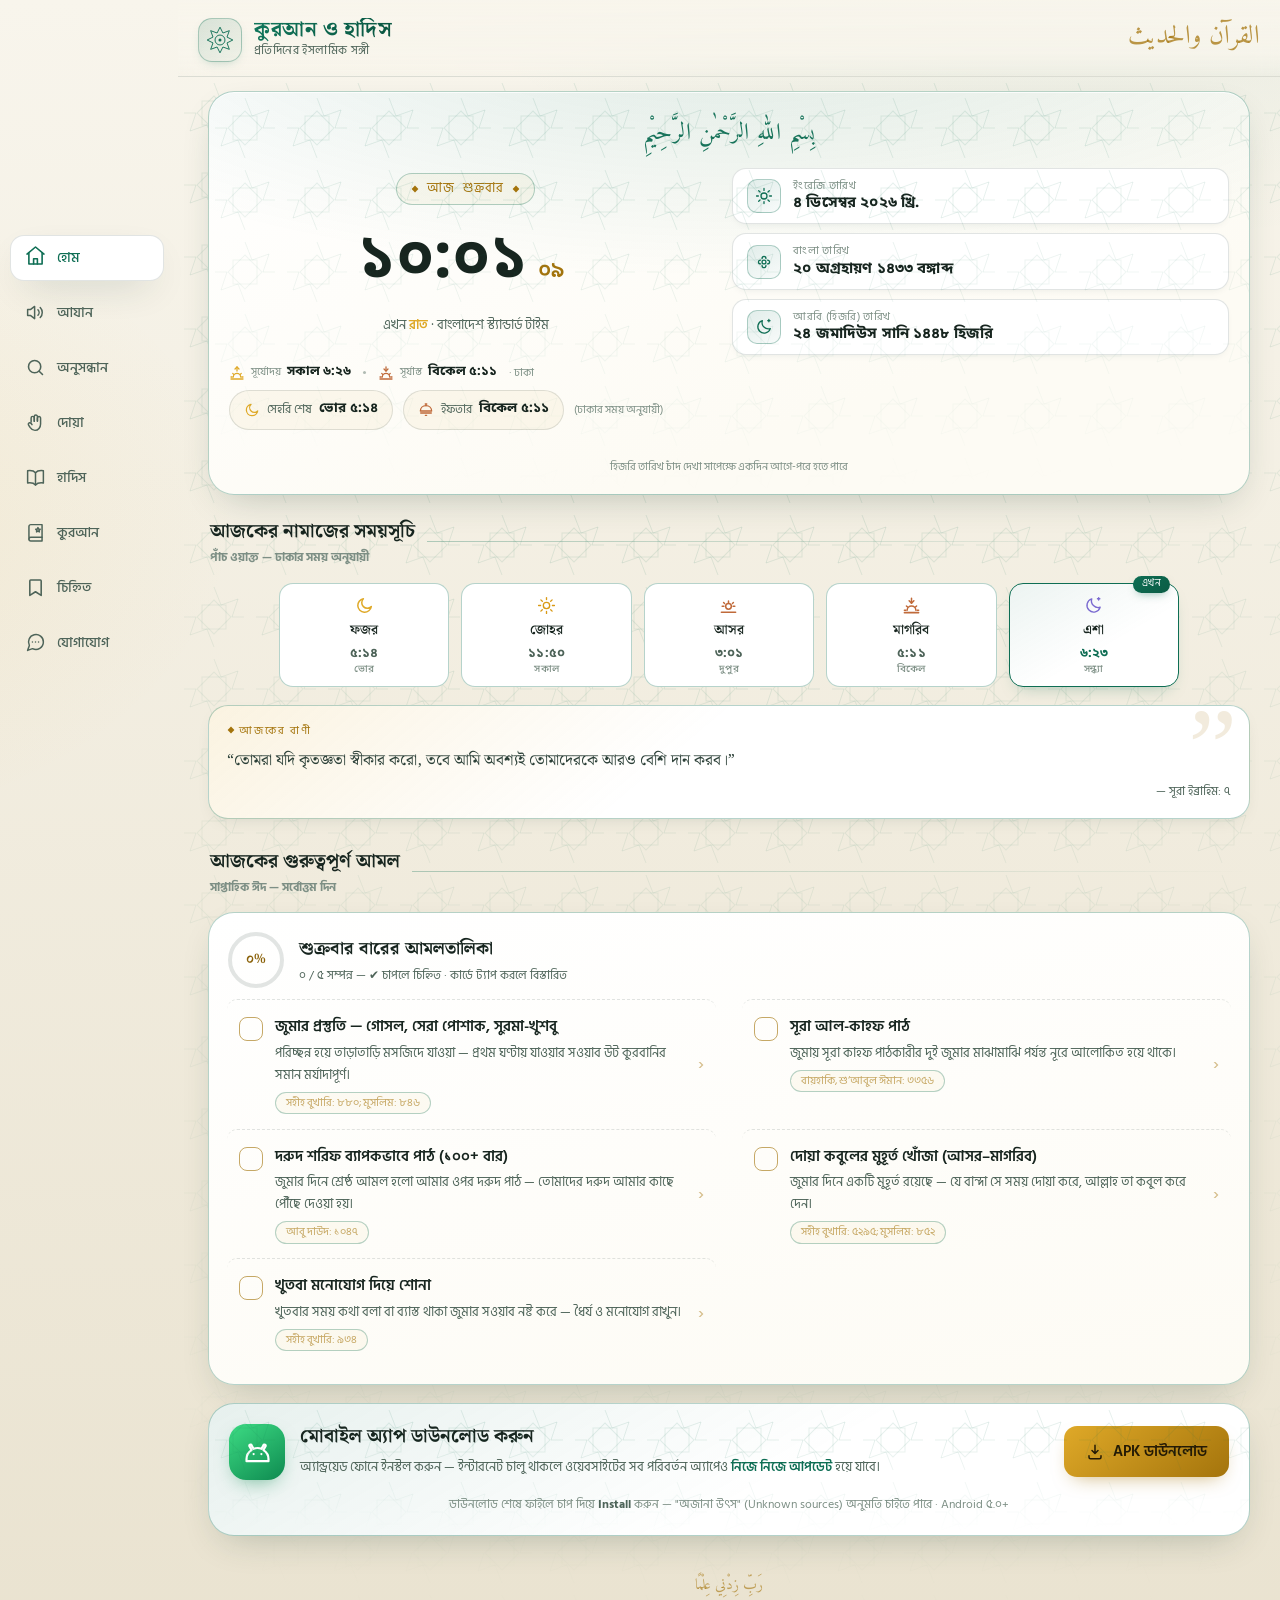
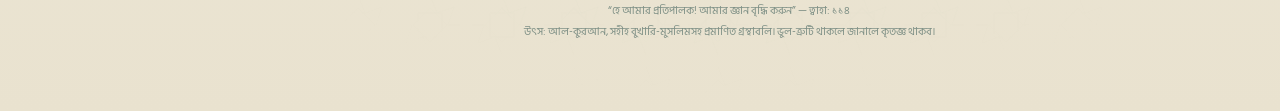
<file: index.html>
<!doctype html>
<html lang="bn">
<head>
<meta charset="utf-8">
<meta name="viewport" content="width=device-width, initial-scale=1, viewport-fit=cover">
<meta name="theme-color" content="#08171257">
<meta name="theme-color" content="#081712">
<title>কুরআন ও হাদিস — প্রতিদিনের ইসলামিক সঙ্গী</title>
<link rel="preconnect" href="https://fonts.googleapis.com">
<link rel="preconnect" href="https://fonts.gstatic.com" crossorigin>
<link href="https://fonts.googleapis.com/css2?family=Amiri:ital,wght@0,400;0,700;1,400&family=Hind+Siliguri:wght@300;400;500;600;700&family=Noto+Sans+Bengali:wght@400;500;600;700&family=Noto+Serif+Bengali:wght@400;500;600;700;800&display=swap" rel="stylesheet">
<link rel="stylesheet" href="styles.css">
<style>
/* অনুসন্ধান: অতিরিক্ত কার্ড/সেটিংস স্টাইল */
.qa-speechhint{margin:8px 4px 0;padding:10px 14px;font-size:12.5px;color:#8a6420;background:#fff8e8;border:1.5px solid #e8d9b8;border-radius:12px;line-height:1.7;text-align:center}
.qa-speechhint p{margin:0 0 5px}
.qa-speechhint p:last-child{margin:0}
.qa-vwarn{margin:0 0 10px;padding:10px 14px;border-radius:12px;background:#fff8e8;border:1.5px solid #e8d9b8;color:#8a6420;font-size:12.5px;line-height:1.8}
.qa-aitag{display:inline-flex;align-items:center;gap:5px;font-size:12px;color:#7a5a26;background:#fdf6e3;border:1px solid #e8d9b8;border-radius:999px;padding:4px 12px;margin:6px 0}
.qa-row{display:flex;gap:10px;align-items:center}
.qa-mini{font-size:12px;color:#8a7f6a}
.qa-tag{display:inline-block;font-size:11.5px;background:#f6f1e6;color:#7a6a45;border-radius:999px;padding:3px 10px}
.qa-grow{flex:1}
.qa-chiprow{display:flex;gap:8px;flex-wrap:wrap}
.qa-chip{border:1.5px solid #e8ddc6;background:#fff;border-radius:999px;padding:6px 14px;font-size:13px;color:#5f5237;cursor:pointer;font-family:inherit}
.qa-ref{display:block;font-family:inherit;font-size:12.5px;color:#6a5c3c;background:#f8f3e7;border:1px solid #e8ddc6;border-radius:10px;padding:8px 12px;margin:4px 0;text-align:right;cursor:pointer;line-height:1.6}
.qa-label{display:block;font-size:13px;font-weight:700;color:#5f5237;margin:14px 0 6px}
.qa-text{width:100%;box-sizing:border-box;font-family:inherit;font-size:14px;padding:11px 14px;border:2px solid #e3d7bc;border-radius:12px;background:#fdfcf9;min-height:76px;resize:vertical;line-height:1.7;color:#3d3222}
.qa-select{width:100%;box-sizing:border-box;font-family:inherit;font-size:14px;padding:11px 14px;border:2px solid #e3d7bc;border-radius:12px;background:#fdfcf9;color:#3d3222}
.qa-text:focus,.qa-select:focus{outline:none;border-color:var(--accent)}
</style>
</head>
<body>
<div id="app">

  <header class="topbar">
    <div class="brand">
      <div class="brand-emblem" aria-hidden="true">
        <svg viewBox="0 0 48 48" class="emblem-svg">
          <path d="M24 2 L29 12 L40 8 L36 19 L46 24 L36 29 L40 40 L29 36 L24 46 L19 36 L8 40 L12 29 L2 24 L12 19 L8 8 L19 12 Z" fill="none" stroke="currentColor" stroke-width="1.6"/>
          <circle cx="24" cy="24" r="8.5" fill="none" stroke="currentColor" stroke-width="1.6"/>
          <circle cx="24" cy="24" r="2.6" fill="currentColor"/>
        </svg>
      </div>
      <div class="brand-text">
        <h1>কুরআন ও হাদিস</h1>
        <p>প্রতিদিনের ইসলামিক সঙ্গী</p>
      </div>
    </div>
    <div class="topbar-ar" lang="ar">القرآن والحديث</div>
  </header>

  <main id="view" class="view" aria-live="polite"></main>

  <nav class="tabbar" id="tabbar" aria-label="প্রধান মেনু"></nav>

</div>

<script src="js/data-amol.js"></script>
<script src="js/data-amol-detail.js"></script>
<script src="js/data-duas.js"></script>
<script src="js/data-hadiths.js"></script>
<script src="js/data-quran.js"></script>
<script src="js/translit.js"></script>
<script src="js/config.js"></script>
<script src="js/app.js"></script>
<script src="js/qa.js"></script>
</body>
</html>
</file>
<file: styles.css>
/* ============================================================
   হিদায়াত — Islamic Companion App  |  Design System
   ============================================================ */

:root{
  --bg0:#050f0c;
  --bg1:#081712;
  --panel:#0c2019;
  --panel-2:#10281f;
  --panel-3:#143126;
  --line:rgba(214,178,94,.16);
  --line-soft:rgba(244,236,217,.07);
  --gold:#d6b25e;
  --gold-2:#f0d698;
  --gold-dim:rgba(214,178,94,.55);
  --ink:#f4ecd9;
  --ink-soft:#e6dcC2;
  --mut:#9db3a7;
  --dim:#6f8479;
  --green:#2f8159;
  --green-soft:rgba(59,162,114,.16);
  --red:#d98a7e;
  --shadow:0 18px 48px -18px rgba(0,0,0,.65);
  --r-lg:26px;
  --r-md:20px;
  --r-sm:14px;
  --serif:"Noto Serif Bengali", serif;
  --sans:"Hind Siliguri", "Noto Sans Bengali", system-ui, sans-serif;
  --arabic:"Amiri", "Scheherazade New", "Traditional Arabic", serif;
}

*{margin:0;padding:0;box-sizing:border-box;-webkit-tap-highlight-color:transparent}
html{scroll-behavior:smooth}
body{
  font-family:var(--sans);
  background:
    radial-gradient(1200px 700px at 85% -10%, rgba(47,129,89,.14), transparent 60%),
    radial-gradient(900px 600px at -20% 30%, rgba(214,178,94,.07), transparent 55%),
    linear-gradient(180deg,var(--bg1),var(--bg0));
  color:var(--ink);
  min-height:100dvh;
  line-height:1.75;
  overscroll-behavior-y:none;
}
::selection{background:rgba(214,178,94,.32);color:#fff}

/* geometric star pattern overlay */
.pattern::before{
  content:"";position:absolute;inset:0;pointer-events:none;
  background-image:url("data:image/svg+xml,%3Csvg xmlns='http://www.w3.org/2000/svg' width='72' height='72' viewBox='0 0 72 72'%3E%3Cg fill='none' stroke='%23d6b25e' stroke-opacity='0.10'%3E%3Cpath d='M36 6 L43 24 L60 18 L54 36 L66 36'/%3E%3Cpath d='M36 66 L29 48 L12 54 L18 36 L6 36'/%3E%3Crect x='24' y='24' width='24' height='24'/%3E%3Crect x='24' y='24' width='24' height='24' transform='rotate(45 36 36)'/%3E%3C/g%3E%3C/svg%3E");
  background-size:72px 72px;
  mask-image:radial-gradient(120% 100% at 50% 0%, #000 30%, transparent 100%);
  -webkit-mask-image:radial-gradient(120% 100% at 50% 0%, #000 30%, transparent 100%);
}

#app{max-width:560px;margin:0 auto;min-height:100dvh;display:flex;flex-direction:column;position:relative}

/* ---------------------------- Top bar ---------------------------- */
.topbar{
  position:sticky;top:0;z-index:40;
  display:flex;align-items:center;justify-content:space-between;
  padding:14px 20px 10px;
  background:linear-gradient(180deg, rgba(8,23,18,.92), rgba(8,23,18,.72) 70%, transparent);
  backdrop-filter:blur(14px);-webkit-backdrop-filter:blur(14px);
}
.brand{display:flex;align-items:center;gap:12px}
.brand-emblem{
  width:44px;height:44px;border-radius:14px;color:var(--gold);
  display:grid;place-items:center;
  background:linear-gradient(145deg, rgba(214,178,94,.16), rgba(214,178,94,.04));
  border:1px solid var(--line);
  box-shadow:inset 0 1px 0 rgba(240,214,150,.18);
}
.emblem-svg{width:28px;height:28px;animation:spin 60s linear infinite}
@keyframes spin{to{transform:rotate(360deg)}}
.brand-text h1{
  font-family:var(--serif);font-weight:700;font-size:22px;letter-spacing:.5px;
  background:linear-gradient(120deg,var(--gold-2),var(--gold));
  -webkit-background-clip:text;background-clip:text;color:transparent;
  line-height:1.2;
}
.brand-text p{font-size:11px;color:var(--mut);letter-spacing:.4px;margin-top:-2px}
.topbar-ar{
  font-family:var(--arabic);font-size:26px;color:var(--gold-dim);
  text-shadow:0 2px 14px rgba(214,178,94,.25);
  padding-bottom:6px;
}

/* ---------------------------- View / pages ---------------------------- */
.view{
  flex:1;width:100%;
  padding:6px 18px 120px;
  position:relative;
}
.page{animation:pageIn .45s cubic-bezier(.22,.9,.3,1) both}
@keyframes pageIn{from{opacity:0;transform:translateY(14px)}to{opacity:1;transform:none}}

.stagger>*{animation:rise .55s cubic-bezier(.22,.9,.35,1) both}
.stagger>*:nth-child(1){animation-delay:.03s}
.stagger>*:nth-child(2){animation-delay:.08s}
.stagger>*:nth-child(3){animation-delay:.13s}
.stagger>*:nth-child(4){animation-delay:.18s}
.stagger>*:nth-child(5){animation-delay:.23s}
.stagger>*:nth-child(6){animation-delay:.28s}
.stagger>*:nth-child(7){animation-delay:.33s}
.stagger>*:nth-child(8){animation-delay:.38s}
.stagger>*:nth-child(n+9){animation-delay:.42s}
@keyframes rise{from{opacity:0;transform:translateY(18px) scale(.99)}to{opacity:1;transform:none}}

/* ---------------------------- Section titles ---------------------------- */
.sec-head{display:flex;align-items:center;gap:12px;margin:26px 2px 14px}
.sec-head .orn{flex:0 0 auto;color:var(--gold);opacity:.9}
.sec-head h2{font-family:var(--serif);font-size:19px;font-weight:700;color:var(--ink)}
.sec-head .rule{flex:1;height:1px;background:linear-gradient(90deg,var(--line),transparent)}
.sec-head small{display:block;font-size:11.5px;color:var(--dim);font-family:var(--sans)}

/* ---------------------------- Hero clock card ---------------------------- */
.hero{
  position:relative;overflow:hidden;
  border-radius:var(--r-lg);
  border:1px solid var(--line);
  background:
    radial-gradient(140% 120% at 50% -20%, rgba(47,129,89,.35), transparent 55%),
    linear-gradient(160deg,var(--panel-2),var(--panel) 70%);
  box-shadow:var(--shadow), inset 0 1px 0 rgba(244,236,217,.06);
  padding:22px 20px 18px;
  margin-top:6px;
}
.bismillah{
  text-align:center;font-family:var(--arabic);font-size:21px;color:var(--gold-2);
  opacity:.95;margin-bottom:10px;letter-spacing:.5px;
}
.hero-day{
  display:inline-flex;align-items:center;gap:8px;
  font-size:12.5px;letter-spacing:1px;color:var(--gold);
  border:1px solid var(--line);border-radius:999px;
  padding:4px 14px;background:rgba(214,178,94,.07);
  margin:0 auto;
}
.hero-daywrap{display:flex;justify-content:center}

.clock{
  text-align:center;margin:8px 0 2px;
  font-family:"Noto Sans Bengali","Hind Siliguri",sans-serif;font-weight:700;
  font-size:clamp(46px,13vw,62px);
  line-height:1.15;color:var(--ink);
  font-variant-numeric:tabular-nums;
  text-shadow:0 6px 30px rgba(0,0,0,.45);
  display:flex;align-items:baseline;justify-content:center;gap:10px;
}
.clock .secs{font-size:22px;color:var(--gold);font-weight:600;min-width:1.6em;text-align:left}
.clock-period{
  text-align:center;color:var(--mut);font-size:13px;margin-bottom:14px;
}
.clock-period b{color:var(--gold-2);font-weight:600}

.date-rows{display:flex;flex-direction:column;gap:9px;margin-top:6px}
.date-row{
  display:flex;align-items:center;gap:12px;
  background:rgba(6,15,12,.4);
  border:1px solid var(--line-soft);
  border-radius:var(--r-sm);
  padding:10px 14px;
  transition:border-color .25s, transform .25s;
}
.date-row:hover{border-color:var(--line);transform:translateY(-1px)}
.date-row .ic{
  width:34px;height:34px;flex:0 0 34px;border-radius:10px;
  display:grid;place-items:center;color:var(--gold);
  background:linear-gradient(150deg,rgba(214,178,94,.15),rgba(214,178,94,.03));
  border:1px solid var(--line);
}
.date-row .ic svg{width:18px;height:18px}
.date-row .lbl{font-size:11px;color:var(--dim);letter-spacing:.6px;line-height:1.3}
.date-row .val{font-size:15px;font-weight:700;color:var(--ink);line-height:1.35;font-family:"Noto Sans Bengali","Hind Siliguri",sans-serif;letter-spacing:.01em}
.date-row .val small{font-weight:400;color:var(--mut);font-size:11.5px}
.hijri-note{font-size:10.5px;color:var(--dim);text-align:center;margin-top:10px}

/* ---------------------------- Daily quote ---------------------------- */
.bani{
  margin-top:18px;border-radius:var(--r-md);
  border:1px solid var(--line);
  background:linear-gradient(140deg,rgba(214,178,94,.10),transparent 45%),var(--panel);
  padding:16px 18px;position:relative;overflow:hidden;
}
.bani::after{
  content:"”";position:absolute;top:-14px;right:12px;font-family:Georgia,serif;
  font-size:110px;color:rgba(214,178,94,.12);line-height:1;
}
.bani .tag{font-size:10.5px;letter-spacing:2px;color:var(--gold);margin-bottom:6px}
.bani p{font-family:var(--serif);font-size:15.5px;color:var(--ink-soft)}
.bani .ref{font-size:11.5px;color:var(--mut);margin-top:8px;text-align:right}

/* ---------------------------- Amol checklist ---------------------------- */
.amol-card{
  border-radius:var(--r-lg);border:1px solid var(--line);
  background:linear-gradient(170deg,var(--panel-2),var(--panel));
  box-shadow:var(--shadow);
  padding:18px;margin-bottom:8px;
}
.amol-top{display:flex;align-items:center;gap:14px;margin-bottom:6px}
.ring{width:58px;height:58px;flex:0 0 58px;position:relative}
.ring svg{transform:rotate(-90deg)}
.ring .bg{stroke:rgba(244,236,217,.1)}
.ring .fg{stroke:url(#ringGrad);stroke-linecap:round;transition:stroke-dashoffset .6s cubic-bezier(.3,.8,.3,1)}
.ring .pct{
  position:absolute;inset:0;display:grid;place-items:center;
  font-size:13px;font-weight:700;color:var(--gold-2);font-family:var(--serif);
}
.amol-top .t h3{font-family:var(--serif);font-size:17.5px;color:var(--ink)}
.amol-top .t p{font-size:12px;color:var(--mut)}
.amol-list{display:flex;flex-direction:column;margin-top:10px}
.amol-item{
  display:flex;gap:12px;padding:13px 6px;border-top:1px dashed var(--line-soft);
  cursor:pointer;border-radius:10px;transition:background .2s;
}
.amol-item:hover{background:rgba(244,236,217,.03)}
.amol-item .tick{
  width:24px;height:24px;flex:0 0 24px;border-radius:8px;margin-top:3px;
  border:1.6px solid var(--gold-dim);display:grid;place-items:center;
  transition:all .25s cubic-bezier(.3,.8,.3,1);color:transparent;
}
.amol-item .tick svg{width:14px;height:14px}
.amol-item.done .tick{
  background:linear-gradient(140deg,var(--gold-2),var(--gold));
  border-color:transparent;color:#221a06;
  box-shadow:0 4px 14px -4px rgba(214,178,94,.6);
}
.amol-item.done h4{color:var(--dim);text-decoration:line-through;text-decoration-color:rgba(214,178,94,.5)}
.amol-item h4{font-size:14.5px;font-weight:600;color:var(--ink);transition:color .25s}
.amol-item p{font-size:12.5px;color:var(--mut);line-height:1.7;margin-top:2px}
.amol-item .ref{
  display:inline-block;margin-top:6px;font-size:10.5px;color:var(--gold-dim);
  border:1px solid var(--line);border-radius:999px;padding:1px 10px;background:rgba(214,178,94,.06);
}

/* ---------------------------- Search + chips ---------------------------- */
.searchbar{
  display:flex;align-items:center;gap:10px;
  border:1px solid var(--line);border-radius:999px;
  background:rgba(6,15,12,.5);padding:11px 16px;
  margin:8px 0 14px;transition:border-color .25s, box-shadow .25s;
}
.searchbar:focus-within{border-color:var(--gold-dim);box-shadow:0 0 0 4px rgba(214,178,94,.08)}
.searchbar svg{width:18px;height:18px;color:var(--dim);flex:0 0 18px}
.searchbar input{
  flex:1;background:none;border:none;outline:none;color:var(--ink);
  font-family:var(--sans);font-size:14.5px;
}
.searchbar input::placeholder{color:var(--dim)}
.chips{display:flex;gap:8px;overflow-x:auto;padding:2px 2px 12px;scrollbar-width:none}
.chips::-webkit-scrollbar{display:none}
.chip{
  flex:0 0 auto;font-family:var(--sans);font-size:12.5px;font-weight:500;
  color:var(--mut);border:1px solid var(--line-soft);background:rgba(12,32,25,.6);
  padding:7px 15px;border-radius:999px;cursor:pointer;white-space:nowrap;
  transition:all .22s;
}
.chip:hover{color:var(--ink);border-color:var(--line)}
.chip.on{
  color:#241a05;font-weight:600;border-color:transparent;
  background:linear-gradient(140deg,var(--gold-2),var(--gold));
  box-shadow:0 6px 18px -8px rgba(214,178,94,.7);
}

/* ---------------------------- Dua cards ---------------------------- */
.dua-card{
  border-radius:var(--r-md);border:1px solid var(--line-soft);
  background:linear-gradient(165deg,var(--panel-2),var(--panel));
  overflow:hidden;transition:border-color .25s, box-shadow .3s;
}
.dua-card:hover{border-color:var(--line)}
.dua-card.open{border-color:var(--line);box-shadow:var(--shadow)}
.dua-head{
  display:flex;align-items:center;gap:14px;padding:15px 16px;cursor:pointer;
  user-select:none;
}
.dua-num{
  width:38px;height:38px;flex:0 0 38px;position:relative;display:grid;place-items:center;
}
.med{
  position:absolute;inset:0;
  background:linear-gradient(150deg,rgba(214,178,94,.18),rgba(214,178,94,.05));
  border:1px solid var(--line);
  clip-path:polygon(50% 0,63% 12%,85% 15%,88% 37%,100% 50%,88% 63%,85% 85%,63% 88%,50% 100%,37% 88%,15% 85%,12% 63%,0 50%,12% 37%,15% 15%,37% 12%);
  transition:transform .35s;
}
.dua-card.open .med{transform:rotate(45deg)}
.dua-num span{position:relative;font-family:var(--serif);font-weight:700;font-size:13.5px;color:var(--gold-2)}
.dua-head h4{flex:1;font-size:15px;font-weight:600;color:var(--ink);line-height:1.5}
.dua-head .cat-tag{
  font-size:10px;color:var(--gold-dim);border:1px solid var(--line);
  padding:2px 9px;border-radius:999px;white-space:nowrap;
}
.dua-head .chev{color:var(--dim);transition:transform .3s;flex:0 0 18px}
.dua-card.open .chev{transform:rotate(180deg);color:var(--gold)}
.dua-body{
  display:grid;grid-template-rows:0fr;transition:grid-template-rows .45s cubic-bezier(.3,.8,.3,1);
}
.dua-card.open .dua-body{grid-template-rows:1fr}
.dua-body>div{overflow:hidden}
.dua-inner{padding:2px 18px 18px;border-top:1px dashed var(--line-soft)}
.arabic{
  direction:rtl;text-align:center;font-family:var(--arabic);
  font-size:24px;line-height:2.15;color:var(--gold-2);
  padding:16px 6px 10px;text-shadow:0 2px 16px rgba(214,178,94,.12);
}
.arabic.small{font-size:21px;line-height:2.0}
.uccharon{
  font-family:var(--serif);font-size:14.5px;color:var(--ink);line-height:2;
  background:rgba(214,178,94,.06);border:1px solid var(--line);
  border-radius:12px;padding:12px 14px;margin-top:6px;
}
.uccharon .lbl{color:var(--gold);font-family:var(--sans);font-size:10.5px;letter-spacing:1.5px;display:block;margin-bottom:2px}
.ortho{font-size:14px;color:var(--mut);line-height:1.95;margin-top:12px}
.ortho b{color:var(--gold-dim);font-weight:600}
.dua-src{
  display:flex;align-items:center;gap:8px;margin-top:12px;
  font-size:11px;color:var(--dim);
}
.dua-src svg{width:13px;height:13px;color:var(--gold-dim);flex:0 0 13px}

/* ---------------------------- Hadith cards ---------------------------- */
.hadith-card{
  border-radius:var(--r-md);border:1px solid var(--line-soft);
  background:linear-gradient(165deg,var(--panel-2),var(--panel));
  padding:18px;position:relative;overflow:hidden;
  transition:border-color .25s, transform .25s;
}
.hadith-card:hover{border-color:var(--line);transform:translateY(-2px)}
.hadith-card .topic{
  display:inline-flex;align-items:center;gap:6px;
  font-size:10.5px;letter-spacing:1.2px;color:var(--gold);
  border:1px solid var(--line);border-radius:999px;padding:3px 12px;
  background:rgba(214,178,94,.06);margin-bottom:12px;
}
.hadith-ar{
  direction:rtl;text-align:center;font-family:var(--arabic);font-size:20.5px;
  line-height:2.1;color:var(--gold-2);margin:4px 0 12px;
}
.hadith-bn{font-family:var(--serif);font-size:15px;line-height:2.05;color:var(--ink-soft)}
.hadith-meta{font-size:11.5px;color:var(--dim);margin-top:12px;display:flex;justify-content:space-between;gap:8px;flex-wrap:wrap}
.hadith-meta b{color:var(--mut);font-weight:500}
.hadith-open{
  margin-top:12px;width:100%;display:flex;align-items:center;justify-content:center;gap:8px;
  background:rgba(214,178,94,.07);border:1px solid var(--line);color:var(--gold);
  font-family:var(--sans);font-size:12.5px;font-weight:500;border-radius:12px;
  padding:9px 0;cursor:pointer;transition:all .22s;
}
.hadith-open:hover{background:rgba(214,178,94,.14)}
.hadith-disc{display:grid;grid-template-rows:0fr;transition:grid-template-rows .5s cubic-bezier(.3,.8,.3,1)}
.hadith-card.open .hadith-disc{grid-template-rows:1fr}
.hadith-disc>div{overflow:hidden}
.hadith-disc .inner{padding-top:14px;margin-top:14px;border-top:1px dashed var(--line-soft)}
.hadith-disc h5{
  font-size:11px;letter-spacing:2px;color:var(--gold);font-family:var(--sans);
  font-weight:600;margin-bottom:8px;display:flex;align-items:center;gap:8px;
}
.hadith-disc h5::after{content:"";flex:1;height:1px;background:var(--line)}
.hadith-disc p{font-size:13.5px;color:var(--mut);line-height:2;margin-bottom:10px}
.hadith-disc p:last-child{margin-bottom:0}

/* ---------------------------- Quran index ---------------------------- */
.surah-row{
  display:flex;align-items:center;gap:15px;
  padding:13px 14px;border-radius:var(--r-md);
  border:1px solid transparent;border-bottom:1px solid var(--line-soft);
  cursor:pointer;transition:all .22s;
}
.surah-row:hover{background:rgba(214,178,94,.05);border-color:var(--line)}
.surah-row .num{
  width:42px;height:42px;flex:0 0 42px;position:relative;display:grid;place-items:center;
}
.surah-row .med{clip-path:polygon(50% 0,63% 12%,85% 15%,88% 37%,100% 50%,88% 63%,85% 85%,63% 88%,50% 100%,37% 88%,15% 85%,12% 63%,0 50%,12% 37%,15% 15%,37% 12%)}
.surah-row .num span{position:relative;font-family:var(--serif);font-weight:700;font-size:14px;color:var(--gold-2)}
.surah-row .info{flex:1;min-width:0}
.surah-row .info h4{font-size:15px;font-weight:600;color:var(--ink)}
.surah-row .info p{font-size:11.5px;color:var(--dim)}
.surah-row .ar-name{
  font-family:var(--arabic);font-size:22px;color:var(--gold);
  direction:rtl;white-space:nowrap;
}
.surah-row .chev{color:var(--dim);flex:0 0 16px}
.surah-kind{
  font-size:10px;color:var(--green);background:var(--green-soft);
  border-radius:999px;padding:1px 8px;margin-left:6px;
}
.surah-kind.madani{color:var(--gold-dim);background:rgba(214,178,94,.08)}

/* ---------------------------- Quran reader ---------------------------- */
.reader-top{
  display:flex;align-items:center;gap:12px;margin-bottom:16px;
}
.backbtn{
  display:inline-flex;align-items:center;gap:7px;
  background:rgba(214,178,94,.07);border:1px solid var(--line);color:var(--gold);
  font-family:var(--sans);font-size:13px;font-weight:500;
  padding:8px 15px;border-radius:999px;cursor:pointer;transition:all .2s;
}
.backbtn:hover{background:rgba(214,178,94,.15)}
.reader-title{flex:1;text-align:center}
.reader-title h3{font-family:var(--serif);font-size:18px;color:var(--ink)}
.reader-title p{font-size:11px;color:var(--dim)}
.audiobtn{
  width:42px;height:42px;border-radius:50%;flex:0 0 42px;
  display:grid;place-items:center;cursor:pointer;
  background:linear-gradient(140deg,var(--gold-2),var(--gold));
  border:none;color:#241a05;
  box-shadow:0 8px 20px -8px rgba(214,178,94,.8);
  transition:transform .2s;
}
.audiobtn:hover{transform:scale(1.06)}
.audiobtn:disabled{opacity:.4;cursor:default;transform:none}
.audiobtn svg{width:18px;height:18px}
.audiobtn.playing{animation:pulse 1.6s ease-in-out infinite}
@keyframes pulse{0%,100%{box-shadow:0 0 0 0 rgba(214,178,94,.5)}50%{box-shadow:0 0 0 12px rgba(214,178,94,0)}}

.surah-plate{
  text-align:center;padding:26px 18px 22px;margin-bottom:18px;
  border-radius:var(--r-lg);border:1px solid var(--line);
  background:
    radial-gradient(120% 130% at 50% -30%, rgba(47,129,89,.3), transparent 55%),
    linear-gradient(160deg,var(--panel-2),var(--panel));
  position:relative;overflow:hidden;
}
.surah-plate .ar{font-family:var(--arabic);font-size:34px;color:var(--gold-2);direction:rtl;line-height:1.6}
.surah-plate h3{font-family:var(--serif);font-size:20px;color:var(--ink);margin-top:6px}
.surah-plate .meta{font-size:12px;color:var(--mut);margin-top:4px}
.plate-orn{display:flex;align-items:center;justify-content:center;gap:10px;color:var(--gold-dim);margin-top:14px}
.plate-orn::before,.plate-orn::after{content:"";width:56px;height:1px;background:linear-gradient(90deg,transparent,var(--gold-dim))}
.plate-orn::after{background:linear-gradient(90deg,var(--gold-dim),transparent)}

.reader-bismillah{
  text-align:center;font-family:var(--arabic);font-size:23px;color:var(--gold);
  direction:rtl;padding:14px;margin-bottom:16px;
  border:1px dashed var(--line);border-radius:var(--r-md);
  background:rgba(214,178,94,.04);
}

.ayah{
  border-radius:var(--r-md);border:1px solid var(--line-soft);
  background:linear-gradient(170deg,var(--panel-2),var(--panel));
  padding:18px;margin-bottom:14px;
  transition:border-color .25s;
}
.ayah:hover{border-color:var(--line)}
.ayah .badge-row{display:flex;align-items:center;justify-content:space-between;margin-bottom:8px}
.ayah-badge{
  min-width:32px;height:32px;padding:0 8px;display:inline-grid;place-items:center;
  font-family:var(--serif);font-weight:700;font-size:13.5px;color:var(--gold-2);
  background:linear-gradient(150deg,rgba(214,178,94,.18),rgba(214,178,94,.05));
  border:1px solid var(--line);border-radius:999px 999px 999px 4px;
}
.ayah .ar{
  direction:rtl;text-align:right;font-family:var(--arabic);
  font-size:26px;line-height:2.35;color:var(--ink);
}
.ayah .uc{
  font-family:var(--serif);font-size:14px;color:var(--gold-2);
  line-height:1.95;margin-top:14px;padding-top:11px;
  border-top:1px dashed var(--line-soft);
}
.ayah .uc i{font-style:normal;color:var(--gold-dim);font-family:var(--sans);font-size:10px;letter-spacing:1.5px;display:block;margin-bottom:2px}
.ayah .bn{
  font-size:14px;color:var(--mut);line-height:2;margin-top:10px;
}
.ayah .bn i{font-style:normal;color:var(--dim);font-size:10px;letter-spacing:1.5px;display:block;margin-bottom:2px}

.reader-nav{display:flex;gap:10px;margin-top:22px}
.reader-nav button{
  flex:1;padding:12px;border-radius:var(--r-sm);cursor:pointer;
  border:1px solid var(--line);background:rgba(214,178,94,.06);
  color:var(--gold);font-family:var(--sans);font-size:13.5px;font-weight:500;
  transition:all .2s;
}
.reader-nav button:hover:not(:disabled){background:rgba(214,178,94,.14)}
.reader-nav button:disabled{opacity:.3;cursor:default}

.notice{
  border:1px dashed var(--line);border-radius:var(--r-md);
  padding:14px 16px;font-size:12.5px;color:var(--mut);
  background:rgba(214,178,94,.04);margin-bottom:16px;line-height:1.9;
  display:flex;gap:10px;align-items:flex-start;
}
.notice svg{flex:0 0 16px;width:16px;height:16px;color:var(--gold-dim);margin-top:5px}

.skel{
  border-radius:var(--r-md);border:1px solid var(--line-soft);
  background:var(--panel);padding:18px;margin-bottom:14px;overflow:hidden;position:relative;
}
.skel .ln{height:14px;border-radius:7px;background:rgba(244,236,217,.07);margin-bottom:12px}
.skel .ln:nth-child(1){width:80%;height:20px;margin-right:0}
.skel .ln:nth-child(2){width:60%}
.skel .ln:nth-child(3){width:90%}
.skel::after{
  content:"";position:absolute;inset:0;
  background:linear-gradient(100deg,transparent 20%,rgba(214,178,94,.07) 50%,transparent 80%);
  animation:shimmer 1.4s infinite;
}
@keyframes shimmer{from{transform:translateX(-100%)}to{transform:translateX(100%)}}

.errbox{
  text-align:center;padding:34px 20px;border:1px dashed var(--line);
  border-radius:var(--r-md);color:var(--mut);font-size:13.5px;line-height:2;
}
.errbox button{
  margin-top:14px;padding:9px 22px;border-radius:999px;cursor:pointer;
  background:linear-gradient(140deg,var(--gold-2),var(--gold));
  border:none;color:#241a05;font-family:var(--sans);font-weight:600;font-size:13px;
}

/* ---------------------------- যোগাযোগ ---------------------------- */
.contact-hero{
  text-align:center;padding:28px 18px 22px;
  border-radius:var(--r-lg);border:1px solid var(--line);
  background:
    radial-gradient(130% 140% at 50% -30%, rgba(47,129,89,.35), transparent 55%),
    linear-gradient(160deg,var(--panel-2),var(--panel));
  box-shadow:var(--shadow);
  position:relative;overflow:hidden;margin-bottom:14px;
}
.avatar{
  width:82px;height:82px;margin:0 auto 14px;border-radius:50%;
  display:grid;place-items:center;position:relative;
  background:linear-gradient(145deg,rgba(214,178,94,.28),rgba(214,178,94,.06));
  border:1.6px solid var(--gold);
  box-shadow:0 10px 30px -10px rgba(214,178,94,.5), inset 0 2px 8px rgba(240,214,150,.2);
}
.avatar::before{
  content:"";position:absolute;inset:-7px;border-radius:50%;
  border:1px dashed var(--gold-dim);
  animation:spin 24s linear infinite;
}
.avatar span{
  font-family:var(--serif);font-size:36px;font-weight:700;
  background:linear-gradient(120deg,var(--gold-2),var(--gold));
  -webkit-background-clip:text;background-clip:text;color:transparent;
}
.contact-hero h3{font-family:var(--serif);font-size:20px;color:var(--ink)}
.contact-hero .role{font-size:12.5px;color:var(--mut);margin-top:3px}

.contact-row{
  display:flex;align-items:center;gap:13px;
  border-radius:var(--r-md);border:1px solid var(--line-soft);
  background:linear-gradient(165deg,var(--panel-2),var(--panel));
  padding:15px 16px;margin-bottom:12px;text-decoration:none;
  transition:border-color .25s, transform .25s;
}
.contact-row:hover{border-color:var(--line);transform:translateY(-2px)}
.contact-row .ci{
  width:42px;height:42px;flex:0 0 42px;border-radius:12px;
  display:grid;place-items:center;color:var(--gold);
  background:linear-gradient(150deg,rgba(214,178,94,.15),rgba(214,178,94,.03));
  border:1px solid var(--line);
}
.contact-row .ci svg{width:20px;height:20px}
.contact-row>div{flex:1;min-width:0}
.contact-row .lbl{font-size:11px;color:var(--dim);letter-spacing:.6px}
.contact-row .val{font-size:15.5px;font-weight:600;color:var(--ink);word-break:break-all}
.contact-row .go{
  display:flex;flex-direction:column;align-items:center;gap:2px;
  color:var(--gold);flex:0 0 auto;
}
.contact-row .go svg{width:0;height:0}
.contact-row .go-lbl{
  font-size:10.5px;color:var(--gold);border:1px solid var(--line);
  padding:2px 11px;border-radius:999px;background:rgba(214,178,94,.07);
}

.msg-card{
  border-radius:var(--r-lg);border:1px solid var(--line);
  background:linear-gradient(170deg,var(--panel-2),var(--panel));
  box-shadow:var(--shadow);padding:20px 18px;
}
.msg-head h4{font-family:var(--serif);font-size:17px;color:var(--ink);line-height:1.6}
.msg-head p{font-size:12.5px;color:var(--mut);margin-top:5px;line-height:1.8}
.field{display:block;margin-top:14px}
.field>span{display:block;font-size:12.5px;color:var(--gold-dim);margin-bottom:7px;font-weight:500}
.field>span small{color:var(--dim);font-weight:400}
.inp{
  display:flex;align-items:center;gap:10px;
  border:1px solid var(--line-soft);border-radius:var(--r-sm);
  background:rgba(6,15,12,.45);padding:12px 14px;
  transition:border-color .25s, box-shadow .25s;
}
.inp:focus-within{border-color:var(--gold-dim);box-shadow:0 0 0 4px rgba(214,178,94,.08)}
.inp svg{width:17px;height:17px;color:var(--dim);flex:0 0 17px}
.inp.ta{align-items:flex-start}
.inp.ta svg{margin-top:4px}
.inp input,.inp textarea{
  flex:1;background:none;border:none;outline:none;resize:vertical;
  color:var(--ink);font-family:var(--sans);font-size:14.5px;line-height:1.8;
}
.inp input::placeholder,.inp textarea::placeholder{color:var(--dim)}
.char-row{text-align:left;margin:5px 2px 0;font-size:10.5px;color:var(--dim)}
.sendbtn{
  width:100%;margin-top:14px;padding:14px;border:none;border-radius:var(--r-sm);
  display:flex;align-items:center;justify-content:center;gap:10px;
  font-family:var(--sans);font-size:15px;font-weight:600;color:#241a05;
  background:linear-gradient(140deg,var(--gold-2),var(--gold));
  box-shadow:0 10px 26px -10px rgba(214,178,94,.75);
  cursor:pointer;transition:transform .2s, box-shadow .2s;
}
.sendbtn:hover:not(:disabled){transform:translateY(-2px);box-shadow:0 14px 30px -10px rgba(214,178,94,.9)}
.sendbtn:active:not(:disabled){transform:scale(.98)}
.sendbtn:disabled{opacity:.65;cursor:wait}
.sendbtn svg{width:17px;height:17px}
.sendbtn.busy svg{animation:sendfly 1s ease-in-out infinite}
@keyframes sendfly{0%,100%{transform:translate(0,0)}50%{transform:translate(4px,-4px)}}
.send-status{
  margin-top:13px;padding:12px 14px;border-radius:12px;
  font-size:13px;line-height:1.9;
}
.send-status.ok{color:#bff0d4;background:rgba(59,162,114,.13);border:1px solid rgba(59,162,114,.4)}
.send-status.err{color:#f3c7be;background:rgba(217,138,126,.12);border:1px solid rgba(217,138,126,.4)}
.send-status.warn{color:var(--gold-2);background:rgba(214,178,94,.08);border:1px solid var(--line)}
.mailto-fb{
  display:inline-block;margin-top:8px;padding:7px 18px;border-radius:999px;
  background:linear-gradient(140deg,var(--gold-2),var(--gold));
  color:#241a05 !important;font-weight:600;text-decoration:none;font-size:12.5px;
}
.msg-note{font-size:11px;color:var(--dim);line-height:1.9;margin-top:13px;text-align:center}
.msg-note b{color:var(--mut)}

/* ---------------------------- Footer credit ---------------------------- */
.foot{
  text-align:center;color:var(--dim);font-size:11px;line-height:1.9;
  padding:30px 20px 8px;
}
.foot .ar{font-family:var(--arabic);color:var(--gold-dim);font-size:15px}

/* ---------------------------- Tab bar ---------------------------- */
.tabbar{
  position:fixed;bottom:0;left:50%;transform:translateX(-50%);
  width:100%;max-width:560px;z-index:50;
  display:grid;grid-template-columns:repeat(8,1fr);
  padding:8px 10px calc(10px + env(safe-area-inset-bottom));
  background:linear-gradient(180deg, rgba(9,22,17,.82), rgba(6,15,12,.96));
  backdrop-filter:blur(18px);-webkit-backdrop-filter:blur(18px);
  border-top:1px solid var(--line-soft);
}
.tab{
  display:flex;flex-direction:column;align-items:center;gap:3px;
  padding:7px 2px 5px;border:none;background:none;cursor:pointer;min-width:0;
  color:var(--dim);font-family:var(--sans);font-size:10px;font-weight:500;
  border-radius:14px;transition:color .25s;position:relative;
}
.tab span{white-space:nowrap}
.tab svg{width:21px;height:21px;transition:transform .3s cubic-bezier(.3,1.4,.4,1)}
.tab .dot{
  width:4px;height:4px;border-radius:50%;background:var(--gold);
  opacity:0;transform:scale(0);transition:all .3s;margin-top:1px;
}
.tab.on{color:var(--gold-2)}
.tab.on svg{transform:translateY(-2px) scale(1.08)}
.tab.on .dot{opacity:1;transform:scale(1)}
.tab:active svg{transform:scale(.9)}

/* scrollbar */
::-webkit-scrollbar{width:11px;height:11px}
::-webkit-scrollbar-track{background:transparent}
::-webkit-scrollbar-thumb{background:linear-gradient(180deg,var(--gold-2),var(--gold));border-radius:8px;border:3px solid var(--bg);min-height:40px}
::-webkit-scrollbar-thumb:hover{background:var(--gold-2)}
html{scrollbar-width:thin;scrollbar-color:var(--gold) transparent}

@media (min-width:561px){
  body{border-left:1px solid var(--line-soft);border-right:1px solid var(--line-soft)}
}
@media (prefers-reduced-motion:reduce){
  *{animation-duration:.01ms !important;transition-duration:.01ms !important}
}

/* ================= চিহ্নিত পড়া / বুকমার্ক ================= */
.mk{
  background:none;border:none;color:var(--dim);
  width:30px;height:30px;display:inline-grid;place-items:center;
  border-radius:10px;cursor:pointer;flex:0 0 auto;padding:0;
  transition:color .25s, background .25s;
}
.mk svg{width:16px;height:16px}
.mk:hover{color:var(--gold);background:rgba(214,178,94,.12)}
.mk.on{color:var(--gold)}
.mk.on svg path{fill:currentColor}
.mk.pulse svg{animation:mkPop .5s cubic-bezier(.3,1.6,.4,1)}
@keyframes mkPop{45%{transform:scale(1.45) rotate(-8deg)}}

.topic-row{display:flex;align-items:center;justify-content:space-between;gap:8px}
.topic-row .topic{margin:0}

.flash{animation:flashB 2.5s ease !important}
@keyframes flashB{
  0%,100%{box-shadow:0 0 0 0 rgba(214,178,94,0)}
  15%,60%{box-shadow:0 0 0 3px rgba(214,178,94,.6);background:rgba(214,178,94,.07)}
}

.mk-sec{margin-top:16px}
.mk-sec-head{
  display:flex;align-items:center;gap:8px;margin:14px 2px 10px;
  color:var(--gold-2);font-family:var(--serif);font-weight:700;font-size:15px;
}
.mk-sec-head svg{width:18px;height:18px;color:var(--gold)}
.mk-sec-head b{
  margin-left:auto;font-family:var(--sans);font-size:11px;font-weight:600;color:var(--dim);
  background:rgba(214,178,94,.1);border:1px solid var(--line-soft);border-radius:20px;padding:2px 10px;
}
.mark-row{
  display:flex;align-items:center;gap:12px;width:100%;
  padding:12px;margin-bottom:10px;text-align:left;cursor:pointer;
  border:1px solid var(--line-soft);border-radius:16px;
  background:linear-gradient(165deg,var(--panel-2),var(--panel));
  transition:border-color .25s, transform .25s;
}
.mark-row:hover{border-color:var(--gold-dim);transform:translateY(-1px)}
.mk-ic{
  width:38px;height:38px;flex:0 0 auto;display:grid;place-items:center;
  border-radius:12px;color:var(--gold);
  background:rgba(214,178,94,.1);border:1px solid var(--line-soft);
}
.mk-ic svg{width:19px;height:19px}
.mk-tx{flex:1;min-width:0}
.mk-t{font-family:var(--serif);font-size:14.5px;font-weight:600;color:var(--ink)}
.mk-s{font-size:11px;color:var(--dim);margin-top:2px}
.mk-del{
  flex:0 0 auto;width:27px;height:27px;border-radius:50%;
  border:1px solid var(--line-soft);background:none;color:var(--dim);
  font-size:11px;cursor:pointer;transition:all .2s;
}
.mk-del:hover{color:#e58f8f;border-color:#e58f8f;background:rgba(229,143,143,.08)}
.mk-go{flex:0 0 auto;color:var(--gold-dim);display:inline-grid;place-items:center}
.mk-go svg{width:15px;height:15px}

.mk-hint{
  display:flex;gap:8px;align-items:flex-start;margin-top:16px;
  font-size:11.5px;color:var(--dim);line-height:1.8;
}
.mk-hint svg{width:15px;height:15px;flex:0 0 auto;margin-top:2px;color:var(--gold-dim)}

.mk-empty{
  text-align:center;padding:52px 24px;margin-top:22px;
  border:1px dashed var(--line);border-radius:20px;color:var(--dim);
}
.mk-empty svg{width:44px;height:44px;color:var(--gold-dim);opacity:.85;margin-bottom:12px}
.mk-empty h4{font-family:var(--serif);color:var(--ink);font-size:16.5px;margin:0 0 8px}
.mk-empty p{font-size:12.5px;line-height:2;margin:0}

/* ============================================================
   নতুন ডিজাইন — উজ্জ্বল "Parchment & Emerald" থিম (v2)
   হালকা ব্যাকগ্রাউন্ড · গাঢ় টেক্সট · এমরাল্ড+অ্যাম্বার অ্যাকসেন্ট
   ============================================================ */

:root{
  --bg0:#e9e2cf;
  --bg1:#f8f5ec;
  --panel:#ffffff;
  --panel-2:#fdfbf4;
  --panel-3:#f3eedd;
  --line:rgba(14,110,84,.30);
  --line-soft:rgba(24,48,40,.13);
  --gold:#a4740c;
  --gold-2:#dfa928;
  --gold-dim:rgba(164,116,12,.62);
  --ink:#17251f;
  --ink-soft:#2c4038;
  --mut:#4e6459;
  --dim:#7d8f85;
  --green:#0e6e54;
  --green-soft:rgba(14,110,84,.12);
  --red:#b0492f;
  --shadow:0 14px 38px -16px rgba(28,58,48,.30);
}

body{
  background:
    radial-gradient(1200px 700px at 85% -10%, rgba(14,110,84,.10), transparent 60%),
    radial-gradient(900px 600px at -20% 30%, rgba(223,169,40,.10), transparent 55%),
    linear-gradient(180deg,var(--bg1),var(--bg0));
  color:var(--ink);
  font-size:16px;
}
::selection{background:rgba(223,169,40,.4);color:#241a05}

/* জ্যামিতিক তারা-নকশা — এমরাল্ড ছায়া */
.pattern::before{
  background-image:url("data:image/svg+xml,%3Csvg xmlns='http://www.w3.org/2000/svg' width='72' height='72' viewBox='0 0 72 72'%3E%3Cg fill='none' stroke='%230e6e54' stroke-opacity='0.10'%3E%3Cpath d='M36 6 L43 24 L60 18 L54 36 L66 36'/%3E%3Cpath d='M36 66 L29 48 L12 54 L18 36 L6 36'/%3E%3Crect x='24' y='24' width='24' height='24'/%3E%3Crect x='24' y='24' width='24' height='24' transform='rotate(45 36 36)'/%3E%3C/g%3E%3C/svg%3E");
}

/* ---------- টপবার ---------- */
.topbar{
  background:linear-gradient(180deg, rgba(248,245,236,.96), rgba(248,245,236,.82) 70%, transparent);
  border-bottom:1px solid var(--line-soft);
}
.brand-emblem{
  background:linear-gradient(145deg, rgba(14,110,84,.14), rgba(14,110,84,.03));
  border:1px solid var(--line);
  box-shadow:0 4px 12px -6px rgba(14,110,84,.35);
  color:var(--green);
}
.brand-text h1{
  background:linear-gradient(120deg,#10775c,#0a5540);
  -webkit-background-clip:text;background-clip:text;color:transparent;
  font-size:21px;
}
.brand-text p{color:var(--mut);font-size:11.5px}
.topbar-ar{color:rgba(164,116,12,.75);text-shadow:none}

/* ---------- হিরো/ঘড়ি ---------- */
.hero{
  background:
    radial-gradient(140% 120% at 50% -20%, rgba(14,110,84,.14), transparent 55%),
    linear-gradient(160deg,#ffffff,var(--panel-2) 70%);
  box-shadow:var(--shadow), inset 0 1px 0 rgba(255,255,255,.8);
}
.bismillah{color:var(--green);font-size:23px}
.clock{color:var(--ink);text-shadow:none}
.clock .secs{color:var(--gold)}
.date-row{background:#fff;border:1px solid var(--line-soft);box-shadow:0 3px 10px -6px rgba(28,58,48,.18)}
.date-row .ic{
  background:linear-gradient(150deg,rgba(14,110,84,.12),rgba(14,110,84,.03));
  color:var(--green);
}
.date-row .val{color:var(--ink)}
.date-row .val small{color:var(--mut)}

/* ---------- বাণী ---------- */
.bani{
  background:linear-gradient(140deg,rgba(223,169,40,.14),transparent 45%),#fff;
  box-shadow:0 6px 20px -12px rgba(28,58,48,.25);
}
.bani::after{color:rgba(164,116,12,.14)}
.bani p{color:var(--ink-soft)}

/* ---------- আমল ---------- */
.amol-card{background:linear-gradient(170deg,#ffffff,var(--panel-2))}
.ring .bg{stroke:rgba(23,45,38,.12)}
.ring .pct{color:#8a6108}
.amol-item:hover{background:rgba(14,110,84,.05)}
.amol-item .tick{border-color:var(--gold-dim)}
.amol-item p{font-size:13px}

/* ---------- সার্চ/চিপ ---------- */
.searchbar{background:#fff;border:1px solid var(--line-soft);box-shadow:0 3px 12px -8px rgba(28,58,48,.2)}
.searchbar:focus-within{border-color:var(--gold);box-shadow:0 0 0 4px rgba(223,169,40,.15)}
.searchbar input{font-size:15px}
.chip{background:#fff;border:1px solid var(--line-soft);color:var(--mut);font-size:13px}
.chip:hover{color:var(--ink);border-color:var(--gold-dim);background:var(--panel-2)}
.chip.on{
  color:#241a05;background:linear-gradient(140deg,var(--gold-2),var(--gold));
  box-shadow:0 6px 16px -8px rgba(164,116,12,.55);
}

/* ---------- দোয়া ---------- */
.dua-card{
  background:linear-gradient(165deg,#ffffff,var(--panel-2));
  border:1px solid var(--line-soft);
  box-shadow:0 4px 16px -12px rgba(28,58,48,.22);
}
.dua-head h4{font-size:15.5px}
.med{background:linear-gradient(150deg,rgba(223,169,40,.22),rgba(223,169,40,.06))}
.dua-num span{color:#8a6108}
.arabic{color:#0b5d44;text-shadow:none}
.uccharon{
  background:rgba(223,169,40,.09);border:1px solid rgba(164,116,12,.28);
  font-size:15.5px;
}
.ortho{font-size:15px;color:var(--mut)}
.ortho b{color:var(--gold)}

/* ---------- হাদিস ---------- */
.hadith-card{
  background:linear-gradient(165deg,#ffffff,var(--panel-2));
  border:1px solid var(--line-soft);
  box-shadow:0 4px 16px -12px rgba(28,58,48,.22);
}
.hadith-ar{color:#0b5d44;font-size:21.5px}
.hadith-bn{font-size:16px;color:var(--ink-soft)}
.hadith-disc p{font-size:14.5px;color:var(--mut)}
.hadith-open{
  background:rgba(223,169,40,.10);border:1px solid rgba(164,116,12,.3);
  color:#8a6108;font-size:13px;
}
.hadith-open:hover{background:rgba(223,169,40,.18)}

/* ---------- কুরআন তালিকা/রিডার ---------- */
.surah-row{border-bottom:1px solid var(--line-soft)}
.surah-row:hover{background:rgba(14,110,84,.06)}
.surah-row .num span{color:#8a6108}
.surah-row .ar-name{color:var(--green)}
.surah-row .info h4{font-size:15.5px}
.surah-kind{color:var(--green)}
.surah-kind.madani{color:var(--gold-dim)}

.backbtn{background:rgba(223,169,40,.12);border:1px solid rgba(164,116,12,.3);color:#8a6108}
.backbtn:hover{background:rgba(223,169,40,.2)}

.surah-plate{
  background:
    radial-gradient(120% 130% at 50% -30%, rgba(14,110,84,.14), transparent 55%),
    linear-gradient(160deg,#ffffff,var(--panel-2));
  box-shadow:var(--shadow);
}
.surah-plate .ar{color:var(--green)}
.reader-bismillah{background:rgba(223,169,40,.07);color:var(--gold);border-color:rgba(164,116,12,.3)}

.ayah{
  background:linear-gradient(170deg,#ffffff,var(--panel-2));
  border:1px solid var(--line-soft);
  box-shadow:0 4px 14px -12px rgba(28,58,48,.2);
}
.ayah-badge{
  background:linear-gradient(150deg,rgba(223,169,40,.22),rgba(223,169,40,.06));
  color:#8a6108;border-color:rgba(164,116,12,.3);
}
.ayah .ar{color:var(--ink);font-size:27px}
.ayah .uc{color:#8a6108;font-size:15px}
.ayah .bn{font-size:15px;color:var(--mut)}
.reader-nav button{background:rgba(223,169,40,.10);border-color:rgba(164,116,12,.3);color:#8a6108}
.reader-nav button:hover:not(:disabled){background:rgba(223,169,40,.18)}

.notice{background:rgba(223,169,40,.06);border-color:rgba(164,116,12,.3);color:var(--mut);font-size:13px}
.skel{background:#fff}
.skel .ln{background:rgba(23,45,38,.09)}
.errbox{color:var(--mut)}

/* ---------- যোগাযোগ ---------- */
.contact-hero{
  background:
    radial-gradient(130% 140% at 50% -30%, rgba(14,110,84,.14), transparent 55%),
    linear-gradient(160deg,#ffffff,var(--panel-2));
}
.contact-row{
  background:linear-gradient(165deg,#ffffff,var(--panel-2));
  border:1px solid var(--line-soft);
  box-shadow:0 4px 14px -12px rgba(28,58,48,.2);
}
.contact-row .ci{background:linear-gradient(150deg,rgba(14,110,84,.12),rgba(14,110,84,.03));color:var(--green)}
.msg-card{background:linear-gradient(170deg,#ffffff,var(--panel-2))}
.field>span{color:#8a6108}
.inp{background:#fff;border:1px solid var(--line-soft)}
.inp:focus-within{border-color:var(--gold);box-shadow:0 0 0 4px rgba(223,169,40,.15)}
.inp input,.inp textarea{font-size:15px}
.send-status.ok{color:#0b5d44;background:rgba(14,110,84,.11);border-color:rgba(14,110,84,.4)}
.send-status.err{color:#9c3b26;background:rgba(176,73,47,.09);border-color:rgba(176,73,47,.4)}
.send-status.warn{color:#8a6108;background:rgba(223,169,40,.10);border-color:rgba(164,116,12,.32)}

/* ---------- চিহ্নিত পড়া ---------- */
.mark-row{
  background:linear-gradient(165deg,#ffffff,var(--panel-2));
  border:1px solid var(--line-soft);
  box-shadow:0 3px 12px -10px rgba(28,58,48,.2);
}
.mk-ic{background:rgba(223,169,40,.12);color:#8a6108}
.mk.on{color:var(--gold)}
.mk:hover{color:var(--gold);background:rgba(223,169,40,.14)}
.mk-sec-head{color:#8a6108}
.mk-sec-head svg{color:var(--gold)}

/* ---------- ট্যাববার ---------- */
.tabbar{
  background:linear-gradient(180deg, rgba(250,247,238,.94), rgba(247,243,232,.99));
  border-top:1px solid var(--line-soft);
  box-shadow:0 -8px 28px -14px rgba(28,58,48,.3);
}
.tab{color:var(--mut);font-size:10.5px}
.tab.on{color:var(--green);background:rgba(14,110,84,.09)}
.tab.on .dot{background:var(--green)}

/* ---------- ফুটার ---------- */
.foot .ar{color:var(--gold-dim)}

@media (min-width:561px){
  body{border-left:1px solid var(--line-soft);border-right:1px solid var(--line-soft)}
}

/* ============================================================
   APK ডাউনলোড কার্ড + ডেস্কটপ রেসপন্সিভ লেআউট (v3)
   মোবাইল = মোবাইল ভিউ · ল্যাপটপ/ডেস্কটপ = পূর্ণ ডেস্কটপ ভিউ
   ============================================================ */

/* ---------- অ্যাপ ডাউনলোড কার্ড ---------- */
.appdl{
  display:flex;flex-wrap:wrap;align-items:center;gap:15px;
  border-radius:var(--r-lg);border:1px solid var(--line);
  background:linear-gradient(150deg,rgba(14,110,84,.10),transparent 55%),#fff;
  padding:20px;margin-top:18px;box-shadow:var(--shadow);
  position:relative;overflow:hidden;
}
.appdl-ic{
  width:56px;height:56px;flex:0 0 56px;border-radius:17px;
  display:grid;place-items:center;color:#fff;
  background:linear-gradient(145deg,#3ddc84,#0e8a50);
  box-shadow:0 8px 20px -8px rgba(14,138,80,.6);
}
.appdl-ic svg{width:31px;height:31px}
.appdl-tx{flex:1;min-width:210px}
.appdl-tx h3{font-family:var(--serif);font-size:17.5px;color:var(--ink);line-height:1.4}
.appdl-tx p{font-size:13px;color:var(--mut);margin-top:4px;line-height:1.85}
.appdl-tx b{color:var(--green);font-weight:600}
.dlbtn{
  display:inline-flex;align-items:center;gap:9px;flex:0 0 auto;
  background:linear-gradient(140deg,var(--gold-2),var(--gold));
  color:#241a05;font-weight:600;font-size:14.5px;font-family:var(--sans);
  padding:13px 22px;border-radius:13px;text-decoration:none;
  box-shadow:0 8px 20px -10px rgba(164,116,12,.65);
  transition:transform .2s, box-shadow .2s;
}
.dlbtn:hover{transform:translateY(-2px);box-shadow:0 12px 26px -10px rgba(164,116,12,.8)}
.dlbtn svg{width:18px;height:18px}
.appdl-note{width:100%;font-size:11.5px;color:var(--dim);text-align:center;line-height:1.8}
.appdl-note b{color:var(--mut)}

/* ---------- ট্যাবলেট ও ডেস্কটপ কনটেন্ট গ্রিড (900px+) ---------- */
@media (min-width:900px){
  .view{padding:6px 26px 120px;max-width:1120px;margin:0 auto;width:100%}
  /* পঠন কনটেন্ট — প্রশস্ত একক কলাম (আর ডানে কাটা পড়বে না) */
  .pg-dua .searchbar,.pg-dua .chips{max-width:900px;margin-left:auto;margin-right:auto}
  .pg-dua #duaList{max-width:900px;margin-left:auto;margin-right:auto}
  .pg-hadith .stagger{max-width:900px;margin-left:auto;margin-right:auto}
  .pg-hadith .hadith-card{margin-bottom:14px}
  .pg-marks .stagger{max-width:900px;margin-left:auto;margin-right:auto}
  .pg-quran .stagger{display:grid;grid-template-columns:1fr 1fr;gap:2px 16px}
  .surah-row,.dua-row,.hadith-card,.mk-row{min-width:0}
  .pg-contact{max-width:780px;margin:0 auto}
  .pg-contact .contact-row,
  .pg-contact .msg-card{grid-column:1/-1}

  /* রিডার — প্রশস্ত পঠন এলাকা */
  .pg-reader .reader-top,
  .pg-reader .surah-plate,
  .pg-reader .reader-bismillah,
  .pg-reader .notice,
  .pg-reader .reader-nav{max-width:860px;margin-left:auto;margin-right:auto}
  .pg-reader .ayah{max-width:860px;margin-left:auto;margin-right:auto}

  /* হিরো — ঘড়ি বামে, তারিখ ডানে */
  .pg-home .hero{display:grid;grid-template-columns:1fr 1.05fr;gap:4px 30px;align-items:center}
  .pg-home .hero .bismillah{grid-column:1/-1}
  .pg-home .hero .hero-daywrap{grid-column:1}
  .pg-home .hero .clock{grid-column:1}
  .pg-home .hero .clock-period{grid-column:1}
  .pg-home .hero .date-rows{grid-column:2;grid-row:2/5;margin-top:0}
  .pg-home .hero .hijri-note{grid-column:1/-1}
  .pg-home .amol-list{display:grid;grid-template-columns:1fr 1fr;column-gap:26px}
  .pg-home .appdl-tx h3{font-size:19px}
}

/* ---------- সত্যিকারের ডেস্কটপ (1024px+) — বাম সাইডবার ---------- */
@media (min-width:1024px){
  body{border:none}
  #app{max-width:1280px;display:grid;grid-template-columns:174px 1fr;grid-template-areas:"nav top" "nav main";column-gap:4px}
  .topbar{grid-area:top;position:sticky;top:0;z-index:40}
  .view{grid-area:main;padding:8px 30px 48px;max-width:none}
  .tabbar{
    grid-area:nav;position:sticky;top:0;bottom:auto;left:auto;right:auto;transform:none;
    height:100dvh;width:auto;max-width:none;
    display:flex;flex-direction:column;justify-content:center;gap:9px;
    padding:18px 10px;background:transparent;border:none;box-shadow:none;backdrop-filter:none;-webkit-backdrop-filter:none;z-index:10;
  }
  .tab{
    flex-direction:row;justify-content:flex-start;gap:11px;
    padding:11px 14px;border-radius:14px;font-size:13.5px;
    border:1px solid transparent;
  }
  .tab svg{width:21px;height:21px;flex:0 0 auto}
  .tab span{font-size:13.5px}
  .tab:hover{background:rgba(14,110,84,.07)}
  .tab.on{background:#fff;border-color:var(--line-soft);box-shadow:var(--shadow);color:var(--green)}
  .tab .dot{display:none}
  .foot{padding:36px 20px 20px}
}
@media (prefers-reduced-motion:reduce){
  *{animation-duration:.01ms !important;transition-duration:.01ms !important}
}

/* ============================================================
   v4 — দোয়া ডিটেইল ভিউ + গ্লোবাল ওভারফ্লো নিরাপত্তা
   ============================================================ */
html,body{overflow-x:clip}

/* ---------- দোয়া তালিকার কমপ্যাক্ট রো ---------- */
.dua-row{
  display:flex;align-items:center;gap:10px;padding:11px 12px;
  border-radius:15px;background:#fff;border:1px solid var(--line);cursor:pointer;
  transition:border-color .2s, box-shadow .2s, transform .15s;min-width:0;
}
.dua-row:hover{border-color:#9ccfb9;box-shadow:0 8px 20px -12px rgba(10,54,40,.35)}
.dua-row:active{transform:scale(.99)}
.dua-row .dr-tx{flex:1;min-width:0}
.dua-row h4{font-family:var(--serif);font-size:15.5px;color:var(--ink);margin:0;line-height:1.5}
.dua-row .dr-ar{
  font-family:var(--arab);font-size:14.5px;color:var(--mut);margin-top:2px;
  white-space:nowrap;overflow:hidden;text-overflow:ellipsis;text-align:right;
  unicode-bidi:embed;
}
.dua-row>.chev{flex:0 0 auto;color:var(--dim);transform:rotate(-90deg)}
.dua-row:hover>.chev{color:var(--green)}

/* ---------- দোয়া ডিটেইল পেজ ---------- */
.backbtn{
  display:inline-flex;align-items:center;gap:8px;padding:9px 17px;border-radius:999px;
  border:1px solid var(--line);background:#fff;color:var(--ink);
  font-family:var(--sans);font-size:13.5px;cursor:pointer;transition:all .2s;
}
.backbtn svg{width:16px;height:16px}
.backbtn:hover{border-color:var(--green);color:var(--green)}
.growfill{flex:1}
.cat-tag.big{font-size:12px;padding:7px 14px;border-radius:999px}

.dua-detail{
  max-width:900px;margin:16px auto 0;background:#fff;border:1px solid var(--line);
  border-radius:var(--r-lg);padding:26px 22px;box-shadow:var(--shadow);
  display:flex;flex-direction:column;gap:4px;
}
.dd-meta{text-align:center;font-size:12px;color:var(--dim);letter-spacing:.02em}
.dd-title{
  text-align:center;font-family:var(--serif);font-weight:600;
  font-size:22px;color:var(--ink);margin:6px 0 4px;line-height:1.5;
}
.dd-ar{
  font-size:29px;line-height:2.15;text-align:center;color:var(--ink);
  padding:14px 4px 10px;
}
.dd-bn{margin-top:12px}
.dua-detail .uccharon{margin-top:10px}
.dua-detail .dua-src{margin-top:14px}
.dd-actions{display:flex;gap:10px;justify-content:center;margin-top:18px;flex-wrap:wrap}
.ddb{
  display:inline-flex;align-items:center;gap:8px;padding:11px 18px;border-radius:13px;
  border:1px solid var(--line);background:#fff;font-family:var(--sans);
  font-size:13.5px;color:var(--mut);cursor:pointer;transition:all .2s;
}
.ddb svg{width:17px;height:17px;flex:0 0 auto}
.ddb:hover{border-color:var(--green);color:var(--green)}
.ddb.on{border-color:var(--green);color:var(--green);background:rgba(14,110,84,.08)}

.dua-nav{display:flex;gap:12px;margin-top:16px}
.dibtn{
  flex:1;display:inline-flex;align-items:center;justify-content:center;gap:8px;
  padding:13px 12px;border-radius:13px;border:1px solid var(--line);background:#fff;
  font-family:var(--sans);font-size:13.5px;color:var(--ink);cursor:pointer;transition:all .2s;
}
.dibtn svg{width:17px;height:17px}
.dibtn:hover:not(:disabled){border-color:var(--green);color:var(--green)}
.dibtn:last-child{background:linear-gradient(140deg,var(--green),#0a5c44);border-color:transparent;color:#f4fbf7}
.dibtn:last-child:hover:not(:disabled){color:#fff;filter:brightness(1.07)}
.dibtn:disabled{opacity:.35;cursor:not-allowed}

@media (min-width:900px){
  .pg-duadetail .dua-detail{padding:32px 36px}
  .pg-duadetail .dd-ar{font-size:34px}
  .pg-duadetail .dua-nav{max-width:900px;margin-left:auto;margin-right:auto}
  .pg-duadetail .reader-top{max-width:900px;margin-left:auto;margin-right:auto}
}

@media (min-width:900px){
  .pg-dua .chips{display:flex;flex-wrap:wrap;overflow-x:visible}
}

/* ---------- হিরো: সূর্যোদয়-সূর্যাস্ত (ঢাকা) ---------- */
.sun-row{
  display:flex;align-items:center;justify-content:center;gap:12px;flex-wrap:wrap;
  margin:2px 0 14px;font-size:12px;color:var(--mut);
}
.sun-it{display:inline-flex;align-items:center;gap:6px;white-space:nowrap}
.sun-it svg{width:16px;height:16px;flex:0 0 auto}
.sun-it.rise svg{color:var(--gold-2)}
.sun-it.set svg{color:#c06a3a}
.sun-it .sun-l{font-size:11px;color:var(--dim)}
.sun-it b{font-family:"Noto Sans Bengali","Hind Siliguri",sans-serif;font-weight:700;font-size:13px;color:var(--ink)}
.sun-sep{width:3px;height:3px;border-radius:50%;background:var(--dim);opacity:.6}
.sun-city{font-size:10.5px;color:var(--dim)}
@media (min-width:900px){
  .pg-home .hero .sun-row{grid-column:1;justify-content:flex-start;margin-bottom:6px}
  .pg-home .hero .fast-row{grid-column:1;justify-content:flex-start}
}

/* ============================================================
   v5 — স্টিকি "ফিরে যান" বার + WhatsApp পাঠানো বাটন
   ============================================================ */

/* স্ক্রল করলেও ফিরে-যান বাটন ভেসে থাকবে (টপবারের নিচে) */
.reader-top{
  position:sticky;top:56px;z-index:34;
  margin-left:-18px;margin-right:-18px;
  padding:9px 18px 11px;
  background:linear-gradient(to bottom, var(--bg) 78%, transparent);
}
@media (min-width:1024px){
  .reader-top{top:56px;margin-left:-30px;margin-right:-30px;padding-left:30px;padding-right:30px;max-width:none}
}

/* WhatsApp বাটন */
.alt-or{display:flex;align-items:center;gap:10px;color:var(--dim);font-size:11.5px;margin:16px 0 10px;letter-spacing:.06em}
.alt-or .rl{flex:1;height:1px;background:var(--line)}
.wabtn{
  width:100%;display:flex;align-items:center;justify-content:center;gap:10px;
  background:linear-gradient(140deg,#25d366,#128c4b);color:#fff;
  font-family:var(--sans);font-size:14.5px;font-weight:600;
  padding:13px 18px;border:none;border-radius:14px;cursor:pointer;
  box-shadow:0 8px 20px -10px rgba(18,140,75,.65);transition:transform .2s, box-shadow .2s;
}
.wabtn svg{width:21px;height:21px;flex:0 0 auto}
.wabtn:hover{transform:translateY(-2px);box-shadow:0 12px 24px -10px rgba(18,140,75,.8)}
.wabtn:active{transform:scale(.99)}

/* ---------- হিরো: সেহরি-ইফতার পিল ---------- */
.fast-row{
  display:flex;align-items:center;justify-content:center;gap:10px;flex-wrap:wrap;
  margin:-4px 0 14px;
}
.fast-pill{
  display:inline-flex;align-items:center;gap:7px;white-space:nowrap;
  background:rgba(214,178,94,.08);border:1px solid var(--line-soft);
  border-radius:999px;padding:7px 14px;font-size:12px;color:var(--mut);
  transition:border-color .25s;
}
.fast-pill:hover{border-color:var(--line)}
.fast-pill svg{width:16px;height:16px;flex:0 0 auto}
.fast-pill.s svg{color:var(--gold-2)}
.fast-pill.i svg{color:#c06a3a}
.fast-pill b{
  font-family:"Noto Sans Bengali","Hind Siliguri",sans-serif;
  font-weight:700;font-size:13.5px;color:var(--ink);
}


/* ---------- হিরো: নামাজের সময়সূচি গ্রিড ---------- */
.salat-head{margin-top:20px}
.salat-grid{display:grid;grid-template-columns:repeat(5,1fr);gap:8px;margin-top:2px}
.salat-cell{
  position:relative;background:#fff;border:1px solid var(--line);border-radius:14px;
  padding:12px 6px 10px;display:flex;flex-direction:column;align-items:center;gap:3px;
  text-align:center;transition:transform .2s, box-shadow .2s, border-color .2s;
}
.salat-cell:hover{transform:translateY(-2px)}
.sal-ic{display:grid;place-items:center;height:20px}
.sal-ic svg{width:19px;height:19px}
.sal-ic.fajr{color:var(--gold-2)}
.sal-ic.dhuhr{color:#d99a16}
.sal-ic.asr{color:#c06a3a}
.sal-ic.maghrib{color:#c06a3a}
.sal-ic.isha{color:#7a6ad0}
.sal-nm{font-family:var(--serif);font-size:13.5px;font-weight:600;color:var(--ink)}
.salat-cell b{
  display:flex;flex-direction:column;align-items:center;line-height:1.35;
  font-family:"Noto Sans Bengali","Hind Siliguri",sans-serif;font-weight:700;
  font-size:13px;color:var(--mut);letter-spacing:.01em;
}
.salat-cell b .hw{font-size:10px;font-weight:500;color:var(--dim)}
.salat-cell.now{
  border-color:var(--green);background:linear-gradient(150deg,rgba(14,110,84,.08),transparent 60%),#fff;
  box-shadow:0 8px 18px -10px rgba(14,110,84,.4);
}
.salat-cell.now::before{
  content:"এখন";position:absolute;top:-8px;right:8px;
  background:linear-gradient(140deg,var(--green),#0a5c44);color:#fff;
  font-family:var(--sans);font-size:9.5px;line-height:1;letter-spacing:.04em;
  padding:3px 9px 4.5px;border-radius:999px;box-shadow:0 4px 10px -4px rgba(14,110,84,.5);
}
.salat-cell.now b{color:var(--green)}
@media (min-width:900px){.salat-grid{max-width:900px;margin-left:auto;margin-right:auto;gap:12px}}
@media (max-width:360px){.salat-grid{gap:6px}.salat-cell{padding:10px 3px 8px}.sal-nm{font-size:12.5px}}

/* ============ আমল — ডিটেইল মডাল (কার্ডে ট্যাপে খোলে) ============ */
.amol-item .amol-body{flex:1;min-width:0}
.amol-item .amol-more{
  flex:0 0 auto;align-self:center;font-size:20px;line-height:1;
  color:var(--gold-dim);opacity:.75;transition:transform .2s, color .2s, opacity .2s;
}
.amol-item:hover .amol-more{transform:translateX(3px);color:var(--gold);opacity:1}
.amol-item .tick{cursor:pointer}

body.modal-open{overflow:hidden}
.amol-modal-overlay{
  position:fixed;inset:0;z-index:1200;
  background:rgba(4,12,9,.6);backdrop-filter:blur(3px);-webkit-backdrop-filter:blur(3px);
  display:flex;align-items:flex-end;justify-content:center;
  opacity:0;transition:opacity .18s ease;
}
.amol-modal-overlay.show{opacity:1}
.amol-modal{
  width:min(680px,100%);max-height:88dvh;
  background:linear-gradient(180deg,var(--panel-2),var(--panel));
  border:1px solid var(--line);border-bottom:none;
  border-radius:var(--r-lg) var(--r-lg) 0 0;
  box-shadow:0 -18px 60px -18px rgba(0,0,0,.7);
  display:flex;flex-direction:column;overflow:hidden;
  transform:translateY(26px);transition:transform .2s ease;
}
.amol-modal-overlay.show .amol-modal{transform:none}
.amol-modal-head{
  display:flex;align-items:flex-start;justify-content:space-between;gap:12px;
  padding:18px 18px 14px;border-bottom:1px solid var(--line-soft);
  background:linear-gradient(120deg,rgba(214,178,94,.1),transparent 60%);
}
.amol-modal-headtxt{min-width:0}
.amol-modal-day{
  display:inline-block;font-size:11px;font-weight:700;letter-spacing:.06em;color:var(--gold-2);
  border:1px solid var(--line);border-radius:999px;padding:2px 10px;background:rgba(214,178,94,.08);
  margin-bottom:8px;
}
.amol-modal-head h3{
  font-family:var(--serif);font-size:19px;line-height:1.5;color:var(--ink);font-weight:700;
}
.amol-modal-note{font-size:12px;color:var(--mut);margin-top:6px}
.amol-modal-x{
  flex:0 0 auto;width:36px;height:36px;border-radius:12px;cursor:pointer;
  border:1px solid var(--line);background:rgba(244,236,217,.05);color:var(--ink-soft);
  font-size:15px;display:grid;place-items:center;transition:all .2s;
}
.amol-modal-x:hover{color:var(--gold-2);border-color:var(--gold-dim);background:rgba(214,178,94,.1)}
.amol-modal-body{
  overflow-y:auto;padding:16px 18px 8px;flex:1;
  scrollbar-width:thin;scrollbar-color:var(--gold-dim) transparent;
}
.amol-modal-body::-webkit-scrollbar{width:8px}
.amol-modal-body::-webkit-scrollbar-thumb{background:var(--gold-dim);border-radius:99px}
.amol-sec{
  padding:12px 14px;margin-bottom:10px;border-radius:var(--r-sm);
  background:rgba(244,236,217,.03);border:1px solid var(--line-soft);
}
.amol-sec h4{
  font-family:var(--serif);font-size:13.5px;font-weight:700;color:var(--gold-2);
  display:flex;align-items:center;gap:8px;margin-bottom:7px;
}
.amol-sec-ic{font-size:14px}
.amol-sec p{font-size:14px;line-height:1.9;color:var(--ink-soft);text-align:justify}
.amol-sec p.amol-main{font-family:var(--serif);font-size:15.5px;font-weight:600;color:var(--ink);text-align:right}
.amol-modal-ref{
  font-size:12px;color:var(--gold);padding:2px 14px 10px;
  display:flex;align-items:center;gap:8px;
}
.amol-modal-foot{
  display:flex;gap:8px;align-items:center;
  padding:12px 14px calc(12px + env(safe-area-inset-bottom));
  border-top:1px solid var(--line-soft);background:rgba(4,12,9,.3);
}
.amol-nav{
  flex:0 0 auto;padding:10px 14px;border-radius:12px;cursor:pointer;
  border:1px solid var(--line);background:transparent;color:var(--ink-soft);
  font-size:13px;font-family:var(--sans);transition:all .2s;white-space:nowrap;
}
.amol-nav:hover:not(:disabled){color:var(--gold-2);border-color:var(--gold-dim)}
.amol-nav:disabled{opacity:.35;cursor:default}
.amol-done{
  flex:1;padding:12px 10px;border-radius:12px;cursor:pointer;
  border:none;font-size:14px;font-weight:700;font-family:var(--sans);
  background:rgba(244,236,217,.09);color:var(--ink-soft);
  border:1px solid var(--line);transition:all .2s;
}
.amol-done:hover{border-color:var(--gold-dim)}
.amol-done.on{
  background:linear-gradient(140deg,var(--gold-2),var(--gold));
  color:#221a06;border-color:transparent;
  box-shadow:0 6px 20px -6px rgba(214,178,94,.55);
}

/* ডেস্কটপ — মডাল মাঝখানে, তলপেটির পরিবর্তে কেন্দ্রে */
@media (min-width:900px){
  .amol-modal-overlay{align-items:center;padding:24px}
  .amol-modal{border-bottom:1px solid var(--line);border-radius:var(--r-lg);max-height:82vh}
  .pg-home .amol-item{padding:14px 12px}
}
/* ট্যাবলেট */
@media (min-width:640px) and (max-width:899px){
  .amol-modal{width:min(560px,92%)}
}

/* ============ আযান ============ */
.azan-hero{
  display:flex;align-items:center;gap:14px;
  margin:14px 0 10px;padding:16px 16px;
  border:1px solid var(--line);border-radius:var(--r-md);
  background:linear-gradient(120deg,rgba(214,178,94,.12),transparent 60%),var(--panel-2,#fff);
  background-color:var(--card,#fff);
}
.azan-hero-ic{
  flex:0 0 52px;width:52px;height:52px;border-radius:16px;
  display:grid;place-items:center;color:var(--gold-2,#c9972f);
  background:rgba(214,178,94,.12);border:1px solid var(--line);
}
.azan-hero-ic svg{width:26px;height:26px}
.azan-hero-t{flex:1;min-width:0}
.azan-hero-t h3{font-family:var(--serif);font-size:18px}
.azan-hero-t p{font-size:12.5px;color:var(--mut);margin-top:3px}
.azan-hint{font-size:12.5px;color:var(--mut);margin:2px 4px 12px;line-height:1.7}

.azan-list{display:flex;flex-direction:column;gap:10px}
.azan-row{
  display:flex;align-items:center;gap:12px;
  padding:13px 14px;border:1px solid var(--line-soft,#e6ddc6);border-radius:var(--r-sm);
  background:rgba(244,236,217,.02);transition:border-color .25s, box-shadow .25s;
}
.azan-row.on{border-color:rgba(47,129,89,.45);box-shadow:0 6px 22px -14px rgba(20,90,62,.5)}
.azan-ic{
  flex:0 0 42px;width:42px;height:42px;border-radius:13px;
  display:grid;place-items:center;color:var(--gold);
  background:rgba(214,178,94,.1);border:1px solid var(--line);
}
.azan-row.on .azan-ic{color:var(--green);background:rgba(47,129,89,.12);border-color:rgba(47,129,89,.35)}
.azan-ic svg{width:22px;height:22px}
.azan-meta{flex:1;min-width:0}
.azan-meta h4{font-size:15.5px;font-weight:700}
.azan-meta p{font-size:11.5px;color:var(--mut);margin-top:3px;white-space:nowrap;overflow:hidden;text-overflow:ellipsis}
.azan-ctl{display:flex;align-items:center;gap:10px;flex:0 0 auto}
.azan-time{
  font-family:var(--sans);font-size:14px;font-weight:600;color:var(--ink,#22312a);
  background:rgba(244,236,217,.05);
  border:1.4px solid var(--line);border-radius:11px;padding:7px 10px;
  outline:none;min-width:96px;
}
.azan-time:focus{border-color:var(--gold-dim);box-shadow:0 0 0 3px rgba(214,178,94,.15)}

/* সুইচ */
.sw-wrap{position:relative;display:inline-block;flex:0 0 auto}
.sw-wrap input{position:absolute;inset:0;opacity:0;width:100%;height:100%;margin:0;cursor:pointer;z-index:2}
.sw{
  display:block;width:46px;height:27px;border-radius:999px;position:relative;
  background:rgba(111,132,121,.3);border:1px solid var(--line);
  transition:background .25s, border-color .25s;
}
.sw::after{
  content:"";position:absolute;top:2.5px;left:3px;width:20px;height:20px;border-radius:50%;
  background:#fff;box-shadow:0 2px 6px rgba(0,0,0,.3);transition:transform .25s;
  animation:none;
}
.sw-wrap input:checked + .sw{background:linear-gradient(140deg,#3ba272,#2f8159);border-color:rgba(47,129,89,.6)}
.sw-wrap input:checked + .sw::after{transform:translateX(19px)}
.sw.big{width:56px;height:32px}
.sw.big::after{top:3px;left:4px;width:24px;height:24px}
.sw-wrap input:checked + .sw.big::after{transform:translateX(22px)}

.azan-actions{display:flex;gap:10px;margin:16px 0 12px}
.azan-test{
  flex:1;display:flex;align-items:center;justify-content:center;gap:9px;
  padding:13px 14px;border-radius:999px;cursor:pointer;border:none;
  font-family:var(--sans);font-size:14.5px;font-weight:700;color:#221a06;
  background:linear-gradient(135deg,var(--gold-2),var(--gold));
  box-shadow:0 10px 26px -10px rgba(214,178,94,.65);transition:transform .18s;
}
.azan-test:active{transform:scale(.97)}
.azan-test svg{width:17px;height:17px}

.azan-note{
  padding:14px 16px;border-radius:var(--r-md);border:1px dashed var(--line);
  font-size:12.5px;line-height:1.9;color:var(--mut);
}
.azan-note b{color:var(--gold)}
.azan-src{margin-top:8px;font-size:11px;color:var(--dim)}

/* আযান চলছে — ফুল-স্ক্রিন কার্ড */
.azan-live-overlay{
  position:fixed;inset:0;z-index:1250;
  display:flex;align-items:center;justify-content:center;padding:22px;
  background:rgba(4,12,9,.72);backdrop-filter:blur(5px);-webkit-backdrop-filter:blur(5px);
  opacity:0;transition:opacity .2s ease;
}
.azan-live-overlay.show{opacity:1}
.azan-live{
  width:min(420px,100%);text-align:center;
  padding:30px 24px 24px;border-radius:var(--r-lg);
  background:linear-gradient(180deg,#123024,#0c2119);
  border:1px solid rgba(214,178,94,.35);
  box-shadow:0 30px 80px -20px rgba(0,0,0,.7);
}
.azan-live-ring{
  width:76px;height:76px;margin:0 auto 14px;border-radius:50%;
  display:grid;place-items:center;color:var(--gold-2);
  background:radial-gradient(circle,rgba(214,178,94,.2),rgba(214,178,94,.05) 70%);
  border:1.5px solid rgba(214,178,94,.5);
  animation:azanPulse 1.6s ease-in-out infinite;
}
.azan-live-ring svg{width:36px;height:36px}
@keyframes azanPulse{
  0%,100%{box-shadow:0 0 0 0 rgba(214,178,94,.45)}
  50%{box-shadow:0 0 0 16px rgba(214,178,94,0)}
}
.azan-live-tag{
  display:inline-block;font-size:11.5px;font-weight:700;letter-spacing:.08em;color:var(--gold-2);
  border:1px solid rgba(214,178,94,.4);border-radius:999px;padding:3px 12px;background:rgba(214,178,94,.1);
}
.azan-live h3{font-family:var(--serif);font-size:23px;color:var(--ink);margin:14px 0 8px}
.azan-live h3 b{color:var(--gold-2)}
.azan-live p{font-size:13.5px;color:var(--mut);line-height:1.8}
.azan-live-play,.azan-live-stop{
  display:inline-flex;align-items:center;gap:8px;margin-top:18px;
  padding:12px 26px;border-radius:999px;cursor:pointer;font-family:var(--sans);
  font-size:14.5px;font-weight:700;transition:transform .15s;
}
.azan-live-play{border:none;color:#221a06;background:linear-gradient(135deg,var(--gold-2),var(--gold))}
.azan-live-stop{border:1px solid rgba(214,178,94,.4);color:var(--ink-soft);background:rgba(214,178,94,.09);margin-left:8px}
.azan-live-play svg,.azan-live-stop svg{width:15px;height:15px}
.azan-live-play:active,.azan-live-stop:active{transform:scale(.96)}
@media (min-width:900px){ .azan-live{padding:36px 34px 28px} }

/* ============ অনুসন্ধান (প্রশ্নোত্তর) ============ */
.pg-ask .sec-head small{display:block;font-weight:500;font-size:12px;color:var(--ink-soft);margin-top:3px}
.ask-box{padding:16px 14px 12px;border-radius:14px}
.ask-input{width:100%;box-sizing:border-box;resize:vertical;min-height:58px;font:inherit;font-size:15.5px;
  padding:12px 13px;border-radius:11px;border:1px solid var(--line);background:var(--card-2,rgba(255,255,255,.04));
  color:var(--ink);outline:none;transition:border-color .2s}
.ask-input:focus{border-color:var(--gold);box-shadow:0 0 0 3px rgba(214,178,94,.14)}
.ask-controls{display:flex;align-items:center;gap:8px;margin-top:10px;flex-wrap:wrap}
.ask-lang-wrap{display:flex;align-items:center;gap:6px;font-size:12.5px;color:var(--ink-soft)}
.ask-lang{font:inherit;font-size:12.5px;padding:6px 8px;border-radius:9px;border:1px solid var(--line);background:none;color:var(--ink)}
.ask-mic{width:42px;height:42px;border-radius:50%;border:1px solid var(--line);background:none;color:var(--gold);
  display:flex;align-items:center;justify-content:center;cursor:pointer;transition:all .25s;flex:none}
.ask-mic svg{width:20px;height:20px}
.ask-mic.live{background:#b3402a;border-color:#b3402a;color:#fff;animation:qaPulse 1.1s ease-in-out infinite}
@keyframes qaPulse{0%,100%{box-shadow:0 0 0 0 rgba(179,64,42,.45)}50%{box-shadow:0 0 0 10px rgba(179,64,42,0)}}
.ask-go{display:inline-flex;align-items:center;gap:7px;border:none;cursor:pointer;font:inherit;font-weight:700;
  font-size:14px;padding:11px 18px;border-radius:11px;color:#221a06;background:linear-gradient(135deg,var(--gold-2),var(--gold));
  margin-left:auto;transition:transform .15s}
.ask-go:active{transform:scale(.96)}
.ask-go svg{width:16px;height:16px}
.ask-micstat{margin:10px 2px 0;font-size:13px;color:var(--gold)}
.ask-nosr{margin:10px 2px 0;font-size:12.5px;color:var(--ink-soft)}
.ask-chips{display:flex;flex-wrap:wrap;gap:7px;margin-top:14px}
.qa-chip{font:inherit;font-size:12.5px;padding:7px 11px;border-radius:999px;border:1px solid var(--line);
  background:none;color:var(--ink-soft);cursor:pointer;transition:all .2s;text-align:left}
.qa-chip:hover,.qa-chip:active{border-color:var(--gold);color:var(--gold)}
.ask-wave{margin:10px 0}
.qa-ans{margin-top:16px}
.qa-title{margin:0 0 4px;font-size:19px;color:var(--gold)}
.qa-note{margin:0 0 10px;font-size:13px;color:var(--ink-soft);line-height:1.6}
.qa-player{border:1px solid rgba(214,178,94,.4);border-radius:13px;padding:12px 13px 10px;margin-bottom:12px;
  background:linear-gradient(160deg,rgba(214,178,94,.09),rgba(214,178,94,.02));
  position:sticky;top:calc(var(--hdrh,58px) + 2px);z-index:20;backdrop-filter:blur(8px)}
.qa-pbar{height:5px;border-radius:99px;background:rgba(214,178,94,.16);overflow:hidden;margin-bottom:10px}
.qa-pbar span{display:block;height:100%;width:0;background:linear-gradient(90deg,var(--gold-2),var(--gold));transition:width .5s}
.qa-prow{display:flex;align-items:center;gap:8px;flex-wrap:wrap}
.qa-btn{font:inherit;font-size:13px;font-weight:700;display:inline-flex;align-items:center;gap:6px;
  padding:9px 14px;border-radius:10px;cursor:pointer;border:1px solid rgba(214,178,94,.4);
  background:rgba(214,178,94,.09);color:var(--ink);transition:transform .15s}
.qa-btn.gold{border:none;color:#221a06;background:linear-gradient(135deg,var(--gold-2),var(--gold))}
.qa-btn:active{transform:scale(.96)}
.qa-btn svg{width:14px;height:14px}
.qa-prog{font-size:12px;color:var(--ink-soft);margin-left:auto}
.qa-now{margin:8px 0 0;font-size:12.5px;color:var(--ink-soft);line-height:1.5}
.qa-card{border:1px solid var(--line);border-radius:13px;padding:14px;background:none;margin-bottom:10px}
.qa-card-h{margin:0 0 8px;font-size:15px;color:var(--gold)}
.qa-card .ar{font-size:21px;line-height:2;text-align:right}
.qa-card .uc,.qa-card .bn{font-size:14.5px;line-height:1.85;color:var(--ink)}
.qa-card .uc i,.qa-card .bn i{display:block;font-style:normal;font-size:11px;letter-spacing:.08em;color:var(--gold);margin:8px 0 2px}
.qa-dim{font-size:12px;color:var(--ink-soft);margin:6px 0 0}
.qa-disc{font-size:13px;color:var(--ink-soft);line-height:1.7;border-top:1px dashed var(--line);margin-top:10px;padding-top:8px}
.qa-quote{font-size:15px;line-height:1.85}
.qa-mini{margin:4px 0 0;padding-left:18px;font-size:13px;line-height:1.8;color:var(--ink-soft)}
.qa-more{margin-top:6px}
@media (min-width:900px){
  .ask-box{padding:22px 22px 14px}
  .ask-input{font-size:16px}
  .pg-ask .sec-head{margin-top:20px}
}

/* ৮ ট্যাব — ছোট স্ক্রিনে সংকোচন */
@media (max-width:560px){
  .tab svg{width:19px;height:19px}
  .tab span{font-size:9px !important; letter-spacing:0}
  .tab{gap:3px;padding:7px 2px 6px}
}

/* ============ অনুসন্ধান — AI সেটিংস ও জেমিনি কার্ড ============ */
.qa-settings{margin-top:14px;padding:10px 12px;border-radius:13px}
.qa-set-toggle{font:inherit;font-size:13px;font-weight:700;color:var(--gold);background:none;border:none;cursor:pointer;padding:4px 2px;display:flex;align-items:center;gap:7px}
.qa-ai-dot{width:8px;height:8px;border-radius:50%;background:var(--dim);display:inline-block}
.qa-ai-dot.on{background:#3fa46a}
.qa-ai-dot.off{background:#b3402a}
.qa-set-body{margin-top:8px}
.qa-set-row{display:flex;gap:8px;align-items:center;flex-wrap:wrap;margin-top:8px}
.qa-ai-status{font-size:12.5px;color:var(--ink-soft);margin:10px 0 0}
.qa-mono{font-family:monospace;font-size:12px;color:var(--gold)}
.qa-ai{border:1px solid rgba(214,178,94,.5);background:linear-gradient(160deg,rgba(214,178,94,.07),rgba(214,178,94,.015))}
.qa-ai-txt p{margin:0 0 8px;font-size:14.5px;line-height:1.9}
.qa-vwarn{font-size:12px;color:#c2702a;line-height:1.6;margin:0 0 10px}
</file>
